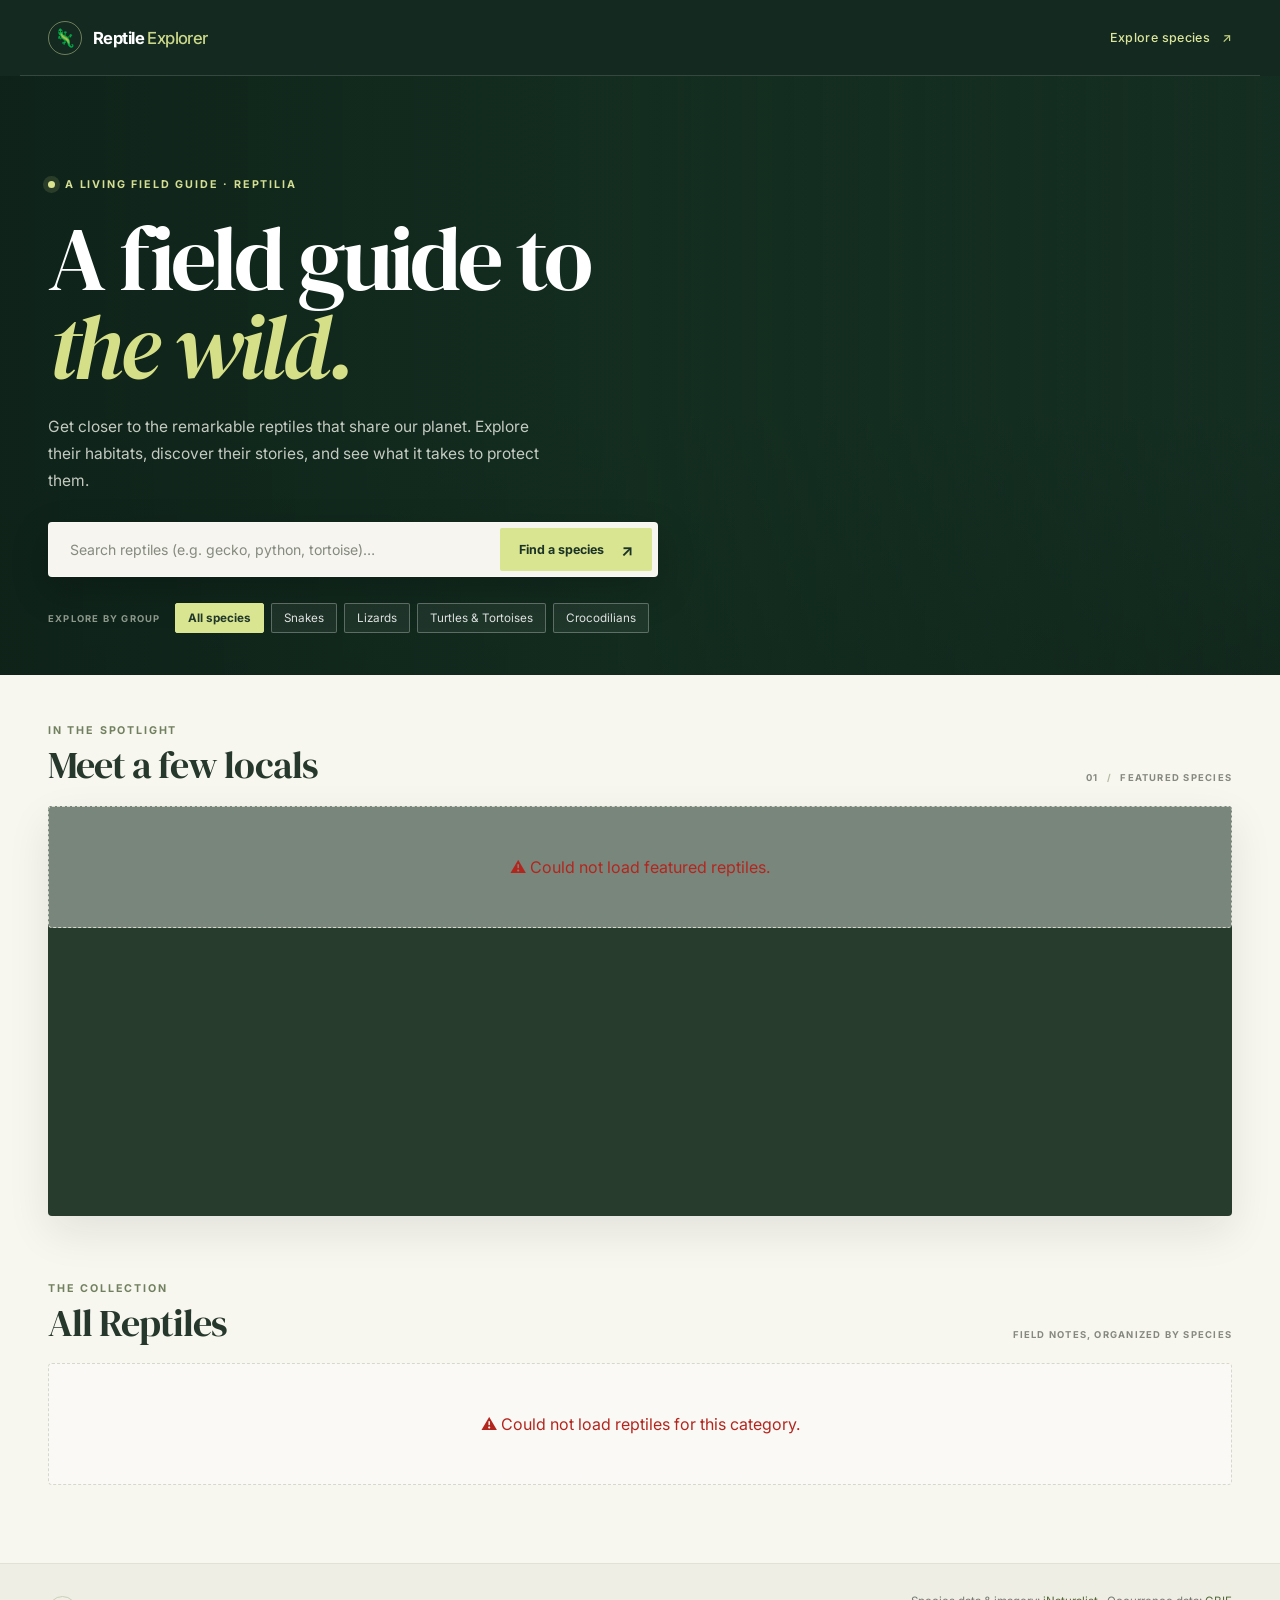
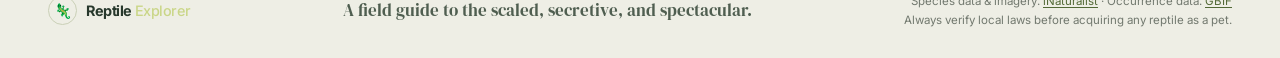
<file: index.html>
<!DOCTYPE html>
<html lang="en">
<head>
<meta charset="UTF-8">
<meta name="viewport" content="width=device-width, initial-scale=1.0">
<title>Reptile Explorer</title>
<meta name="description" content="Discover reptiles from around the world — their habitats, native ranges, conservation status, and what it means to keep them as pets.">
<link rel="icon" type="image/svg+xml" href="assets/icon.svg">
<link rel="stylesheet" href="css/style.css">
</head>
<body>

<header class="site-header">
  <div class="nav-bar">
    <a href="#/browse" class="brand"><span class="logo-emoji">🦎</span><span>Reptile <b>Explorer</b></span></a>
    <button class="nav-toggle" aria-label="Toggle navigation" aria-expanded="false">☰</button>
    <nav class="nav-links" aria-label="Main navigation">
      <a href="#/browse" data-route="browse">Explore species <span aria-hidden="true">↗</span></a>
    </nav>
  </div>

  <div class="hero">
    <div class="container">
      <p class="eyebrow"><span></span> A LIVING FIELD GUIDE · REPTILIA</p>
      <h1>A field guide to<br><em>the wild.</em></h1>
      <p class="tagline">Get closer to the remarkable reptiles that share our planet. Explore their habitats, discover their stories, and see what it takes to protect them.</p>

      <form id="search-form" class="search-form" role="search">
        <input id="search-input" type="search" name="q" placeholder="Search reptiles (e.g. gecko, python, tortoise)…" aria-label="Search reptiles">
        <button type="submit">Find a species <span aria-hidden="true">↗</span></button>
      </form>

      <div class="category-filters" role="group" aria-label="Filter by reptile group">
        <span class="filter-label">EXPLORE BY GROUP</span>
        <button class="chip active" data-category="all">All species</button>
        <button class="chip" data-category="snakes">Snakes</button>
        <button class="chip" data-category="lizards">Lizards</button>
        <button class="chip" data-category="turtles">Turtles &amp; Tortoises</button>
        <button class="chip" data-category="crocodilians">Crocodilians</button>
      </div>
    </div>
  </div>
</header>

<main>

  <!-- ===== Browse view ===== -->
  <section id="view-browse" class="container">
    <div class="section">
      <div class="section-heading">
        <div>
          <p class="eyebrow">IN THE SPOTLIGHT</p>
          <h2>Meet a few locals</h2>
        </div>
        <span class="section-aside">01 <i>/</i> FEATURED SPECIES</span>
      </div>
      <div id="carousel" class="carousel"></div>
    </div>
    <div class="section">
      <div class="section-heading">
        <div>
          <p class="eyebrow">THE COLLECTION</p>
          <h2 id="browse-heading">All Reptiles</h2>
        </div>
        <span class="section-aside">FIELD NOTES, ORGANIZED BY SPECIES</span>
      </div>
      <div id="browse-grid" class="card-grid"></div>
    </div>
  </section>

  <!-- ===== Search results view ===== -->
  <section id="view-search" class="container" hidden>
    <div class="section">
      <p class="eyebrow">SPECIES INDEX</p>
      <p id="results-heading" class="results-heading"></p>
      <div id="search-grid" class="card-grid"></div>
    </div>
  </section>

  <!-- ===== Details view ===== -->
  <section id="view-details" hidden>
    <div class="details-hero">
      <div class="container">
        <div class="details-grid">
          <div class="detail-image-slot"></div>
          <div class="detail-heading" id="detail-hero"></div>
        </div>
      </div>
    </div>
    <div class="container">
      <div id="detail-info" class="info-cards"></div>
    </div>
  </section>

</main>

<footer class="site-footer">
  <div class="container">
    <div class="footer-brand"><span class="logo-emoji" aria-hidden="true">🦎</span><span>Reptile <b>Explorer</b></span></div>
    <p>A field guide to the scaled, secretive, and spectacular.</p>
    <p class="footer-note">Species data &amp; imagery: <a href="https://www.inaturalist.org/" target="_blank" rel="noopener">iNaturalist</a> · Occurrence data: <a href="https://www.gbif.org/" target="_blank" rel="noopener">GBIF</a><br>Always verify local laws before acquiring any reptile as a pet.</p>
  </div>
</footer>

<script src="js/api.js"></script>
<script src="js/navigation.js"></script>
<script src="js/search.js"></script>
<script src="js/display.js"></script>
<script src="js/details.js"></script>
<script src="js/main.js"></script>
</body>
</html>
</file>
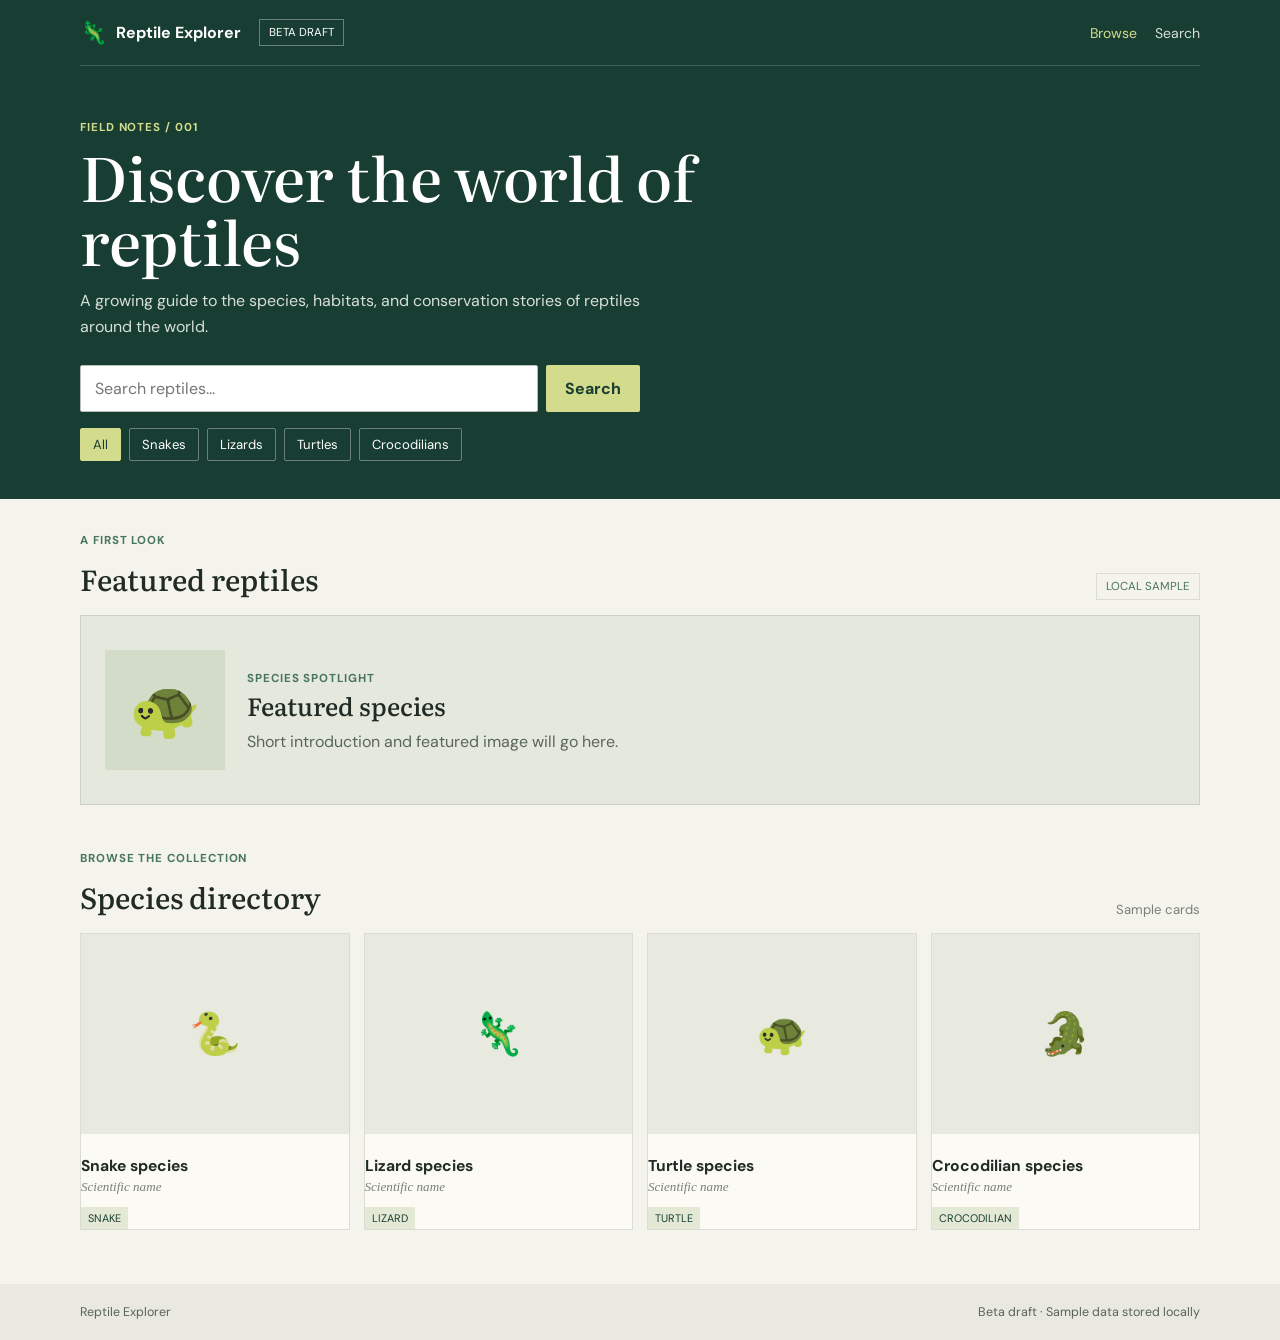
<file: beta/index.html>
<!DOCTYPE html>
<html lang="en">
<head>
  <meta charset="UTF-8">
  <meta name="viewport" content="width=device-width, initial-scale=1.0">
  <title>Reptile Explorer | Beta</title>
  <link rel="icon" type="image/svg+xml" href="../assets/icon.svg">
  <link rel="stylesheet" href="style.css">
</head>
<body>
  <header class="site-header">
    <nav class="nav-bar" aria-label="Main navigation">
      <a class="brand" href="index.html"><span aria-hidden="true">&#129422;</span> Reptile Explorer</a>
      <span class="beta-label">Beta draft</span>
      <div class="nav-links">
        <a class="active" href="index.html">Browse</a>
        <a href="search.html">Search</a>
      </div>
    </nav>
    <div class="hero">
      <div class="container">
        <p class="eyebrow">FIELD NOTES / 001</p>
        <h1>Discover the world of reptiles</h1>
        <p class="tagline">A growing guide to the species, habitats, and conservation stories of reptiles around the world.</p>
        <form class="search-form" action="search.html" method="get" role="search">
          <input type="search" name="q" placeholder="Search reptiles..." aria-label="Search reptiles" required>
          <button type="submit">Search</button>
        </form>
        <div class="category-filters" aria-label="Reptile groups">
          <a class="chip active" href="#species-directory">All</a>
          <a class="chip" href="#snakes">Snakes</a>
          <a class="chip" href="#lizards">Lizards</a>
          <a class="chip" href="#turtles">Turtles</a>
          <a class="chip" href="#crocodilians">Crocodilians</a>
        </div>
      </div>
    </div>
  </header>

  <main class="container">
    <section class="section" id="featured-section" aria-labelledby="featured-heading">
      <div class="section-heading">
        <div>
          <p class="eyebrow">A FIRST LOOK</p>
          <h2 id="featured-heading">Featured reptiles</h2>
        </div>
        <span class="coming-soon">Local sample</span>
      </div>
      <a class="featured-card" href="details.html">
        <span class="featured-icon" aria-hidden="true">&#128034;</span>
        <span class="featured-copy">
          <span class="eyebrow">SPECIES SPOTLIGHT</span>
          <h3>Featured species</h3>
          <p>Short introduction and featured image will go here.</p>
        </span>
      </a>
    </section>

    <section class="section species-section" id="species-directory" aria-labelledby="species-heading">
      <div class="section-heading">
        <div>
          <p class="eyebrow">BROWSE THE COLLECTION</p>
          <h2 id="species-heading">Species directory</h2>
        </div>
        <span class="muted">Sample cards</span>
      </div>
      <div class="card-grid">
        <a class="species-card" id="snakes" href="details.html">
          <span class="card-image" aria-hidden="true"><span>&#128013;</span></span>
          <span class="card-copy"><h3>Snake species</h3><span class="scientific-name">Scientific name</span><span class="card-category">Snake</span></span>
        </a>
        <a class="species-card" id="lizards" href="details.html">
          <span class="card-image" aria-hidden="true"><span>&#129422;</span></span>
          <span class="card-copy"><h3>Lizard species</h3><span class="scientific-name">Scientific name</span><span class="card-category">Lizard</span></span>
        </a>
        <a class="species-card" id="turtles" href="details.html">
          <span class="card-image" aria-hidden="true"><span>&#128034;</span></span>
          <span class="card-copy"><h3>Turtle species</h3><span class="scientific-name">Scientific name</span><span class="card-category">Turtle</span></span>
        </a>
        <a class="species-card" id="crocodilians" href="details.html">
          <span class="card-image" aria-hidden="true"><span>&#128010;</span></span>
          <span class="card-copy"><h3>Crocodilian species</h3><span class="scientific-name">Scientific name</span><span class="card-category">Crocodilian</span></span>
        </a>
      </div>
    </section>
  </main>

  <footer class="site-footer">
    <div class="container"><span>Reptile Explorer</span><span>Beta draft · Sample data stored locally</span></div>
  </footer>
</body>
</html>
</file>
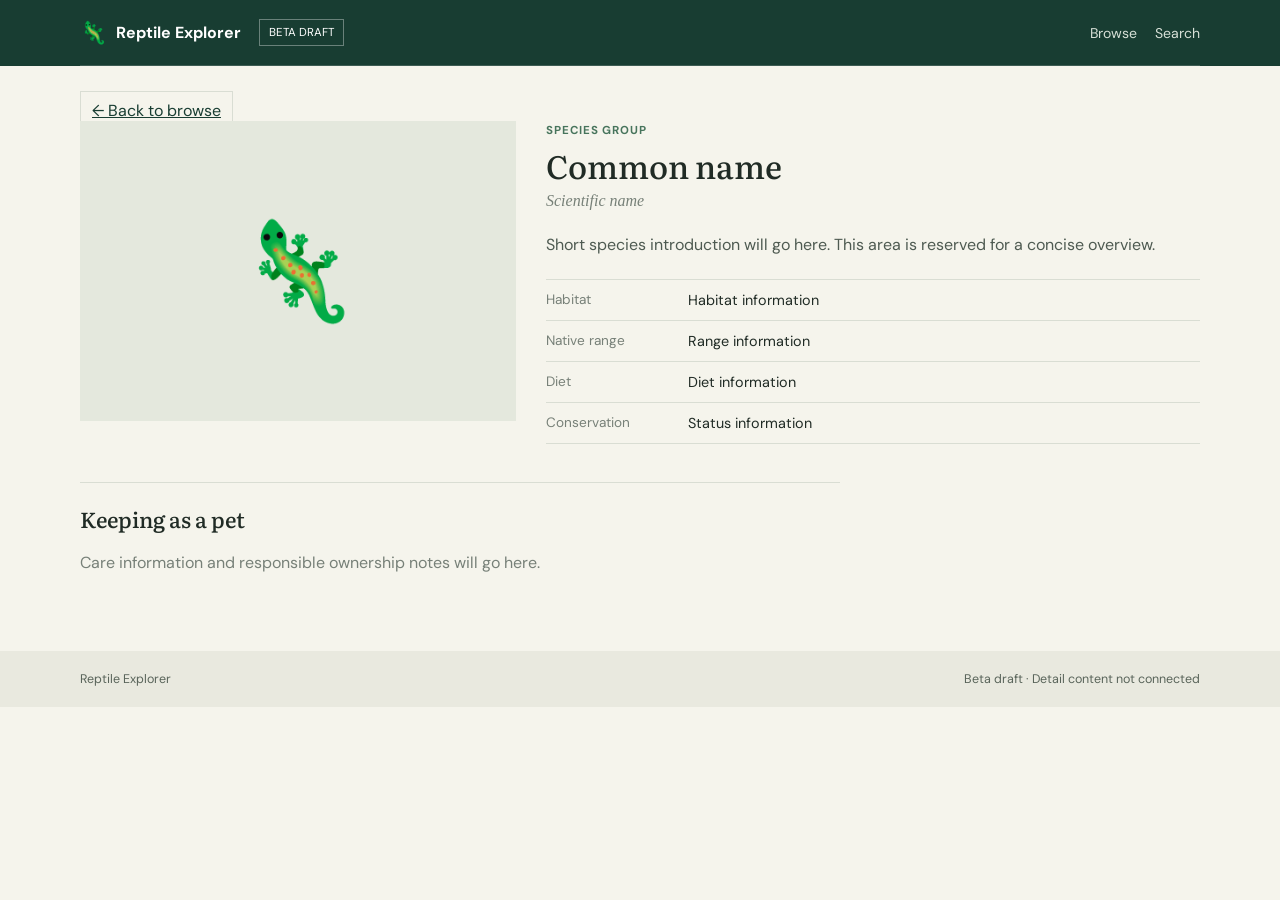
<file: details.html>
<!DOCTYPE html>
<html lang="en">
<head>
  <meta charset="UTF-8">
  <meta name="viewport" content="width=device-width, initial-scale=1.0">
  <title>Species detail | Reptile Explorer Beta</title>
  <link rel="icon" type="image/svg+xml" href="../assets/icon.svg">
  <link rel="stylesheet" href="style.css">
</head>
<body>
  <header class="site-header">
    <nav class="nav-bar" aria-label="Main navigation">
      <a class="brand" href="index.html"><span aria-hidden="true">&#129422;</span> Reptile Explorer</a>
      <span class="beta-label">Beta draft</span>
      <div class="nav-links"><a href="index.html">Browse</a><a href="search.html">Search</a></div>
    </nav>
  </header>

  <main class="container">
    <section class="section details-view" aria-labelledby="detail-name">
      <a class="back-button" href="index.html">&larr; Back to browse</a>
      <div class="detail-layout">
        <div class="detail-art" role="img" aria-label="Reptile image placeholder">&#129422;</div>
        <div class="detail-copy">
          <p class="eyebrow">SPECIES GROUP</p>
          <h1 id="detail-name">Common name</h1>
          <p class="scientific-name">Scientific name</p>
          <p class="detail-intro">Short species introduction will go here. This area is reserved for a concise overview.</p>
          <dl class="detail-facts">
            <div><dt>Habitat</dt><dd>Habitat information</dd></div>
            <div><dt>Native range</dt><dd>Range information</dd></div>
            <div><dt>Diet</dt><dd>Diet information</dd></div>
            <div><dt>Conservation</dt><dd>Status information</dd></div>
          </dl>
        </div>
      </div>
      <section class="detail-section">
        <h2>Keeping as a pet</h2>
        <p>Care information and responsible ownership notes will go here.</p>
      </section>
    </section>
  </main>

  <footer class="site-footer"><div class="container"><span>Reptile Explorer</span><span>Beta draft · Detail content not connected</span></div></footer>
</body>
</html>
</file>
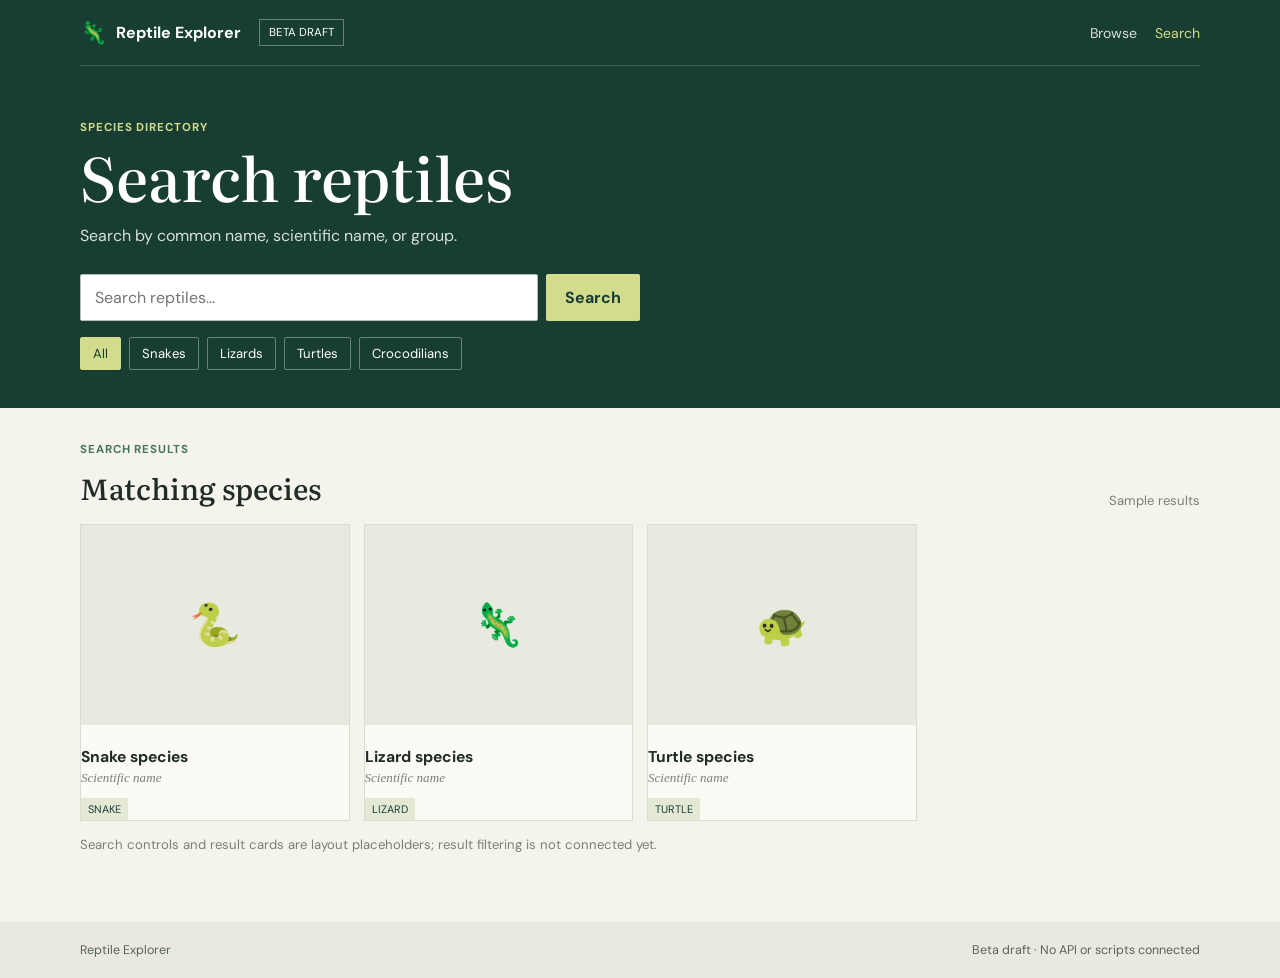
<file: search.html>
<!DOCTYPE html>
<html lang="en">
<head>
  <meta charset="UTF-8">
  <meta name="viewport" content="width=device-width, initial-scale=1.0">
  <title>Search | Reptile Explorer Beta</title>
  <link rel="icon" type="image/svg+xml" href="../assets/icon.svg">
  <link rel="stylesheet" href="style.css">
</head>
<body>
  <header class="site-header">
    <nav class="nav-bar" aria-label="Main navigation">
      <a class="brand" href="index.html"><span aria-hidden="true">&#129422;</span> Reptile Explorer</a>
      <span class="beta-label">Beta draft</span>
      <div class="nav-links"><a href="index.html">Browse</a><a class="active" href="search.html">Search</a></div>
    </nav>
    <div class="hero">
      <div class="container">
        <p class="eyebrow">SPECIES DIRECTORY</p>
        <h1>Search reptiles</h1>
        <p class="tagline">Search by common name, scientific name, or group.</p>
        <form class="search-form" action="search.html" method="get" role="search">
          <input type="search" name="q" placeholder="Search reptiles..." aria-label="Search reptiles" required>
          <button type="submit">Search</button>
        </form>
        <div class="category-filters" aria-label="Reptile groups">
          <a class="chip active" href="search.html">All</a>
          <a class="chip" href="search.html?group=snakes">Snakes</a>
          <a class="chip" href="search.html?group=lizards">Lizards</a>
          <a class="chip" href="search.html?group=turtles">Turtles</a>
          <a class="chip" href="search.html?group=crocodilians">Crocodilians</a>
        </div>
      </div>
    </div>
  </header>

  <main class="container">
    <section class="section species-section" aria-labelledby="results-heading">
      <div class="section-heading">
        <div><p class="eyebrow">SEARCH RESULTS</p><h2 id="results-heading">Matching species</h2></div>
        <span class="muted">Sample results</span>
      </div>
      <div class="card-grid">
        <a class="species-card" href="details.html">
          <span class="card-image" aria-hidden="true"><span>&#128013;</span></span>
          <span class="card-copy"><h3>Snake species</h3><span class="scientific-name">Scientific name</span><span class="card-category">Snake</span></span>
        </a>
        <a class="species-card" href="details.html">
          <span class="card-image" aria-hidden="true"><span>&#129422;</span></span>
          <span class="card-copy"><h3>Lizard species</h3><span class="scientific-name">Scientific name</span><span class="card-category">Lizard</span></span>
        </a>
        <a class="species-card" href="details.html">
          <span class="card-image" aria-hidden="true"><span>&#128034;</span></span>
          <span class="card-copy"><h3>Turtle species</h3><span class="scientific-name">Scientific name</span><span class="card-category">Turtle</span></span>
        </a>
      </div>
      <p class="muted prototype-note">Search controls and result cards are layout placeholders; result filtering is not connected yet.</p>
    </section>
  </main>

  <footer class="site-footer"><div class="container"><span>Reptile Explorer</span><span>Beta draft · No API or scripts connected</span></div></footer>
</body>
</html>
</file>
<file: css/style.css>
/* ===== Reptile Explorer — shared styles (mobile-first) ===== */
@import url('https://fonts.googleapis.com/css2?family=DM+Serif+Display:ital@0;1&family=Inter:wght@400;500;600;700&display=swap');

:root {
  --green-dark: #14532d;
  --green: #1f7a43;
  --green-light: #4caf7d;
  --gold: #d4a017;
  --gold-light: #f0c33c;
  --gold-dark: #a97c0d;
  --white: #ffffff;
  --ink: #1c2621;
  --muted: #5c6b63;
  --border: #d9e6dd;
  --card-bg: #ffffff;
  --danger: #b3261e;
  --radius: 16px;
  --shadow: 0 4px 14px rgba(20, 83, 45, 0.1);
  --max-width: 1180px;
}

* { box-sizing: border-box; }

html, body {
  margin: 0;
  padding: 0;
  font-family: 'Poppins', 'Inter', 'Segoe UI', Roboto, Helvetica, Arial, sans-serif;
  background: var(--white);
  color: var(--ink);
  scroll-behavior: smooth;
}

img { max-width: 100%; display: block; }

a { color: inherit; text-decoration: none; }

button, input { font-family: inherit; }

.container {
  width: 100%;
  max-width: var(--max-width);
  margin: 0 auto;
  padding: 0 16px;
}

/* ---------- Header / Nav ---------- */
.site-header {
  background: var(--green-dark);
  color: #fff;
  position: sticky;
  top: 0;
  z-index: 50;
  box-shadow: var(--shadow);
}

.nav-bar {
  display: flex;
  align-items: center;
  justify-content: space-between;
  padding: 12px 16px;
  max-width: var(--max-width);
  margin: 0 auto;
}

.brand {
  display: flex;
  align-items: center;
  gap: 8px;
  font-size: 1.25rem;
  font-weight: 700;
  color: #fff;
}

.brand .logo-emoji { font-size: 1.6rem; }

.nav-toggle {
  background: none;
  border: 1px solid rgba(255,255,255,0.4);
  color: #fff;
  font-size: 1.3rem;
  line-height: 1;
  padding: 6px 10px;
  border-radius: 8px;
  cursor: pointer;
  display: inline-flex;
}

.nav-links {
  position: absolute;
  top: 100%;
  left: 0;
  right: 0;
  background: var(--green-dark);
  flex-direction: column;
  display: none;
  padding: 8px 16px 16px;
  gap: 4px;
}

.nav-links.open { display: flex; }

.nav-links a {
  padding: 10px 6px;
  border-radius: 8px;
  color: #eafaf1;
  font-weight: 500;
}

.nav-links a:hover, .nav-links a:focus { background: rgba(255,255,255,0.08); }
.nav-links a.active { color: var(--gold-light); }

@media (min-width: 800px) {
  .nav-toggle { display: none; }
  .nav-links {
    position: static;
    display: flex;
    flex-direction: row;
    background: none;
    padding: 0;
    gap: 6px;
  }
}

/* ---------- Hero / Search ---------- */
.hero {
  background: linear-gradient(135deg, var(--green-dark), var(--green));
  color: #fff;
  padding: 28px 0 36px;
}

.hero h1 {
  margin: 0 0 6px;
  font-size: 1.6rem;
}

.hero p.tagline {
  margin: 0 0 20px;
  color: #d9f2e3;
  max-width: 60ch;
}

.search-form {
  display: flex;
  gap: 8px;
  max-width: 560px;
}

.search-form input[type="search"] {
  flex: 1;
  padding: 12px 14px;
  border-radius: 999px;
  border: none;
  font-size: 1rem;
  outline: none;
}

.search-form button {
  background: var(--gold);
  color: var(--green-dark);
  border: none;
  padding: 12px 20px;
  border-radius: 999px;
  font-weight: 700;
  cursor: pointer;
  transition: transform .15s ease, background .15s ease;
}

.search-form button:hover { background: var(--gold-light); transform: translateY(-1px); }

/* ---------- Category filters ---------- */
.category-filters {
  display: flex;
  flex-wrap: wrap;
  gap: 8px;
  margin: 20px 0 0;
}

.chip {
  background: rgba(255,255,255,0.14);
  border: 1px solid rgba(255,255,255,0.35);
  color: #fff;
  padding: 8px 14px;
  border-radius: 999px;
  font-size: 0.9rem;
  cursor: pointer;
  white-space: nowrap;
}

.chip.active, .chip:hover {
  background: var(--gold);
  color: var(--green-dark);
  border-color: transparent;
  font-weight: 600;
}

/* ---------- Section titles ---------- */
.section {
  padding: 28px 0;
}

.section h2 {
  font-size: 1.3rem;
  margin: 0 0 14px;
  color: var(--green-dark);
}

/* ---------- Carousel / roundabout ---------- */
.carousel {
  position: relative;
  border-radius: var(--radius);
  overflow: hidden;
  box-shadow: var(--shadow);
  background: #000;
  height: 220px;
}

.carousel-track {
  display: flex;
  height: 100%;
  transition: transform .5s ease;
}

.carousel-slide {
  min-width: 100%;
  height: 100%;
  position: relative;
}

.carousel-slide img {
  width: 100%;
  height: 100%;
  object-fit: cover;
}

.carousel-caption {
  position: absolute;
  left: 0; right: 0; bottom: 0;
  background: linear-gradient(transparent, rgba(0,0,0,0.75));
  color: #fff;
  padding: 26px 16px 10px;
  font-weight: 600;
}

.carousel-caption small {
  display: block;
  font-weight: 400;
  font-style: italic;
  opacity: 0.85;
}

.carousel-btn {
  position: absolute;
  top: 50%;
  transform: translateY(-50%);
  background: rgba(0,0,0,0.45);
  color: #fff;
  border: none;
  width: 38px;
  height: 38px;
  border-radius: 50%;
  font-size: 1.1rem;
  cursor: pointer;
  z-index: 5;
}

.carousel-btn.prev { left: 10px; }
.carousel-btn.next { right: 10px; }

.carousel-dots {
  position: absolute;
  bottom: 8px;
  right: 12px;
  display: flex;
  gap: 6px;
  z-index: 5;
}

.carousel-dots button {
  width: 8px; height: 8px;
  border-radius: 50%;
  border: none;
  background: rgba(255,255,255,0.5);
  cursor: pointer;
  padding: 0;
}

.carousel-dots button.active { background: #fff; }

@media (min-width: 700px) {
  .carousel { height: 320px; }
}

/* ---------- Card grid ---------- */
.card-grid {
  display: grid;
  grid-template-columns: repeat(2, 1fr);
  gap: 14px;
}

@media (min-width: 620px) {
  .card-grid { grid-template-columns: repeat(3, 1fr); }
}

@media (min-width: 900px) {
  .card-grid { grid-template-columns: repeat(4, 1fr); }
}

@media (min-width: 1150px) {
  .card-grid { grid-template-columns: repeat(5, 1fr); }
}

.reptile-card {
  background: var(--card-bg);
  border-radius: var(--radius);
  overflow: hidden;
  border: 1px solid var(--border);
  box-shadow: var(--shadow);
  display: block;
  cursor: pointer;
  transition: transform .15s ease, box-shadow .15s ease, border-color .15s ease;
}

.reptile-card:hover, .reptile-card:focus {
  transform: translateY(-3px);
  border-color: var(--gold);
  box-shadow: 0 10px 20px rgba(20,83,45,0.16);
}

.reptile-card .thumb {
  width: 100%;
  aspect-ratio: 4 / 3;
  object-fit: cover;
  background: #ddd;
}

.reptile-card .info {
  padding: 10px 12px 14px;
}

.reptile-card .common-name {
  font-weight: 700;
  font-size: 0.95rem;
  margin: 0 0 2px;
  color: var(--green-dark);
}

.reptile-card .sci-name {
  font-style: italic;
  font-size: 0.8rem;
  color: var(--muted);
  margin: 0;
}

.reptile-card .taxon-badge {
  display: inline-block;
  margin-top: 6px;
  font-size: 0.68rem;
  text-transform: uppercase;
  letter-spacing: 0.03em;
  background: var(--gold-light);
  color: var(--green-dark);
  padding: 2px 8px;
  border-radius: 999px;
}

/* ---------- Loading / empty / error states ---------- */
.status-msg {
  padding: 30px 10px;
  text-align: center;
  color: var(--muted);
}

.status-msg.error { color: var(--danger); }

.spinner {
  width: 34px; height: 34px;
  border: 4px solid #cfe3d7;
  border-top-color: var(--green);
  border-radius: 50%;
  margin: 0 auto 10px;
  animation: spin 0.8s linear infinite;
}

@keyframes spin { to { transform: rotate(360deg); } }

/* ---------- Search results page ---------- */
.results-heading {
  font-size: 1.1rem;
  color: var(--muted);
  margin-bottom: 18px;
}

.results-heading strong { color: var(--green-dark); }

/* ---------- Details page ---------- */
.details-hero {
  background: #10281f;
}

.details-grid {
  display: grid;
  grid-template-columns: 1fr;
  gap: 22px;
  padding: 20px 0 8px;
}

@media (min-width: 860px) {
  .details-grid { grid-template-columns: 1.1fr 1fr; align-items: start; }
}

.detail-image-wrap {
  border-radius: var(--radius);
  overflow: hidden;
  box-shadow: var(--shadow);
  background: #000;
}

.detail-image-wrap img {
  width: 100%;
  max-height: 460px;
  object-fit: cover;
}

.photo-strip {
  display: flex;
  gap: 8px;
  margin-top: 8px;
  overflow-x: auto;
  padding-bottom: 4px;
}

.photo-strip img {
  width: 72px;
  height: 72px;
  object-fit: cover;
  border-radius: 8px;
  cursor: pointer;
  border: 2px solid transparent;
  flex-shrink: 0;
}

.photo-strip img.active { border-color: var(--gold); }

.detail-heading .back-link {
  display: inline-block;
  margin-bottom: 10px;
  color: var(--gold-light);
  font-weight: 600;
}

.detail-heading h1 {
  margin: 0 0 4px;
  font-size: 1.7rem;
  color: #fff;
}

.detail-heading .sci-name {
  font-style: italic;
  color: #cfe9db;
  margin: 0 0 12px;
}

.breadcrumbs {
  font-size: 0.85rem;
  color: #bcd9c8;
  margin-bottom: 6px;
  flex-wrap: wrap;
  display: flex;
  gap: 4px;
}

.breadcrumbs span:not(:last-child)::after { content: "›"; margin-left: 6px; color: #7fae94; }

.info-cards {
  display: flex;
  flex-direction: column;
  gap: 16px;
  padding: 20px 0 40px;
}

.info-card {
  background: var(--card-bg);
  border-radius: var(--radius);
  border: 1px solid var(--border);
  box-shadow: var(--shadow);
  padding: 18px 20px;
}

.info-card h3 {
  margin: 0 0 10px;
  color: var(--green-dark);
  font-size: 1.05rem;
  display: flex;
  align-items: center;
  gap: 8px;
}

.info-card p, .info-card li { line-height: 1.55; color: #33413a; }

.conservation-badge {
  display: inline-block;
  padding: 4px 12px;
  border-radius: 999px;
  font-weight: 700;
  font-size: 0.8rem;
  margin-bottom: 10px;
}

.cons-LC { background: #d8f3dc; color: #1b4332; }
.cons-NT { background: #fff3bf; color: #7c5c00; }
.cons-VU { background: #ffe0b2; color: #8a4b00; }
.cons-EN { background: #ffd0c2; color: #942c1a; }
.cons-CR { background: #ffb3b3; color: #7a0e0e; }
.cons-EX, .cons-EW { background: #444; color: #fff; }
.cons-unknown { background: #e5e5e5; color: #555; }

.source-note {
  font-size: 0.78rem;
  color: var(--muted);
  margin-top: 8px;
}

.source-note a { text-decoration: underline; }

/* ---------- Footer ---------- */
.site-footer {
  background: var(--green-dark);
  color: #cfe9db;
  padding: 22px 0;
  font-size: 0.85rem;
  text-align: center;
  margin-top: 20px;
}

.site-footer a { text-decoration: underline; color: var(--gold-light); }

/* ---------- Field guide visual system ---------- */
:root {
  --green-dark: #142a21;
  --green: #254c39;
  --green-light: #b6c96d;
  --gold: #d5df83;
  --gold-light: #e8edb4;
  --ink: #202b24;
  --muted: #788077;
  --border: #e2e2d7;
  --card-bg: #fffefa;
  --radius: 5px;
  --shadow: 0 16px 44px rgba(25, 41, 31, .09);
  --max-width: 1240px;
}

html { background: #f7f6ef; }
body {
  background: #f7f6ef;
  color: var(--ink);
  font-family: 'Inter', 'Segoe UI', sans-serif;
  -webkit-font-smoothing: antialiased;
}
button, input { font: inherit; }
button { -webkit-tap-highlight-color: transparent; }
button:focus-visible, a:focus-visible, input:focus-visible {
  outline: 3px solid #c4d66b;
  outline-offset: 3px;
}
.container { max-width: var(--max-width); padding-right: 28px; padding-left: 28px; }

.site-header {
  position: relative;
  top: auto;
  background: var(--green-dark);
  box-shadow: none;
}
.nav-bar {
  min-height: 76px;
  padding: 0 28px;
  border-bottom: 1px solid rgba(255,255,255,.14);
}
.brand {
  gap: 11px;
  font-size: 1.04rem;
  letter-spacing: -.035em;
}
.brand b, .footer-brand b { font-weight: 500; color: #cad688; }
.brand .logo-emoji, .footer-brand .logo-emoji {
  display: grid;
  width: 34px;
  height: 34px;
  place-items: center;
  border: 1px solid rgba(218,229,158,.45);
  border-radius: 50%;
  font-size: 1.1rem;
}
.nav-links { gap: 20px; }
.nav-links a {
  padding: 9px 0;
  color: #d4dbd3;
  font-size: .78rem;
  letter-spacing: .03em;
}
.nav-links a span { padding-left: 8px; color: #c8d481; }
.nav-links a:hover, .nav-links a:focus { background: transparent; color: #fff; }
.nav-links a.active { color: #dce69a; }
.nav-toggle { border-color: rgba(255,255,255,.25); border-radius: 3px; }

.hero {
  position: relative;
  isolation: isolate;
  overflow: hidden;
  padding: clamp(64px, 8vw, 106px) 0 42px;
  background: #1a392a;
  color: #fff;
}
.hero::before {
  position: absolute;
  z-index: -2;
  inset: 0;
  background: url('https://images.unsplash.com/photo-1511497584788-876760111969?auto=format&fit=crop&w=2200&q=85') center 48% / cover;
  content: "";
  opacity: .47;
}
.hero::after {
  position: absolute;
  z-index: -1;
  inset: 0;
  background:
    linear-gradient(90deg, rgba(14,34,25,.96) 0%, rgba(18,43,30,.86) 48%, rgba(15,34,25,.5) 100%),
    linear-gradient(0deg, rgba(15,35,25,.58), transparent 44%);
  content: "";
}
.hero .container { position: relative; }
.hero .eyebrow, .eyebrow {
  margin: 0 0 14px;
  color: #71805f;
  font-size: .67rem;
  font-weight: 700;
  letter-spacing: .17em;
}
.hero .eyebrow {
  display: flex;
  align-items: center;
  gap: 10px;
  margin-bottom: 24px;
  color: #d5df94;
}
.hero .eyebrow span {
  width: 7px;
  height: 7px;
  border-radius: 50%;
  background: #dbe58f;
  box-shadow: 0 0 0 5px rgba(219,229,143,.13);
}
.hero h1 {
  max-width: 760px;
  margin: 0;
  font-family: 'DM Serif Display', Georgia, serif;
  font-size: clamp(3.2rem, 7vw, 6.3rem);
  font-weight: 400;
  letter-spacing: -.045em;
  line-height: .98;
}
.hero h1 em { color: #d5df88; font-weight: 400; }
.hero p.tagline {
  max-width: 500px;
  margin: 22px 0 28px;
  color: rgba(247,249,239,.78);
  font-size: .97rem;
  line-height: 1.75;
}
.search-form {
  max-width: 610px;
  gap: 0;
  padding: 5px;
  border: 1px solid rgba(255,255,255,.3);
  border-radius: 4px;
  background: rgba(251,250,244,.98);
  box-shadow: 0 14px 38px rgba(0,0,0,.2);
}
.search-form input[type="search"] {
  min-width: 0;
  padding: 13px 16px;
  border: 0;
  border-radius: 2px;
  background: transparent;
  color: #26362b;
  font-size: .88rem;
}
.search-form input[type="search"]::placeholder { color: #858b80; }
.search-form button {
  display: inline-flex;
  align-items: center;
  justify-content: center;
  gap: 17px;
  padding: 0 19px;
  border-radius: 2px;
  background: #d9e590;
  color: #1c3426;
  font-size: .78rem;
  font-weight: 700;
  white-space: nowrap;
}
.search-form button:hover { background: #e5edaa; }
.search-form button span { font-size: 1rem; }
.category-filters {
  align-items: center;
  gap: 7px;
  margin-top: 26px;
}
.filter-label {
  margin-right: 7px;
  color: rgba(240,244,229,.56);
  font-size: .59rem;
  font-weight: 700;
  letter-spacing: .13em;
}
.chip {
  padding: 7px 12px;
  border-color: rgba(255,255,255,.28);
  border-radius: 2px;
  background: rgba(255,255,255,.06);
  color: rgba(255,255,255,.86);
  font-size: .73rem;
  transition: color .18s ease, background .18s ease, border-color .18s ease;
}
.chip.active, .chip:hover {
  border-color: #d9e590;
  background: #d9e590;
  color: #203729;
  font-weight: 700;
}

main { min-height: 45vh; }
#view-browse, #view-search { padding-bottom: 50px; }
.section { padding: 49px 0 8px; }
.section + .section { padding-top: 58px; }
.section-heading {
  display: flex;
  align-items: end;
  justify-content: space-between;
  gap: 20px;
  margin-bottom: 19px;
}
.section .eyebrow { margin-bottom: 7px; }
.section h2 {
  margin: 0;
  color: #26382b;
  font-family: 'DM Serif Display', Georgia, serif;
  font-size: clamp(1.8rem, 3vw, 2.45rem);
  font-weight: 400;
  letter-spacing: -.025em;
  line-height: 1.1;
}
.section-aside {
  padding-bottom: 4px;
  color: #85897f;
  font-size: .59rem;
  font-weight: 700;
  letter-spacing: .13em;
  text-align: right;
}
.section-aside i { padding: 0 5px; color: #b3bba0; font-style: normal; }

.carousel {
  height: 280px;
  border-radius: 4px;
  background: #273c2c;
  box-shadow: var(--shadow);
}
.carousel-slide { cursor: pointer; }
.carousel-slide img { transition: transform .8s cubic-bezier(.2,.7,.2,1); }
.carousel-slide:hover img { transform: scale(1.025); }
.carousel-caption {
  padding: 70px 26px 23px;
  background: linear-gradient(0deg, rgba(12,23,16,.83), rgba(12,23,16,.04));
  font-family: 'DM Serif Display', Georgia, serif;
  font-size: clamp(1.45rem, 3vw, 2.05rem);
  font-weight: 400;
  line-height: 1.1;
}
.carousel-caption small {
  margin-top: 6px;
  color: rgba(255,255,255,.76);
  font-family: 'Inter', sans-serif;
  font-size: .74rem;
}
.carousel-btn {
  display: grid;
  width: 42px;
  height: 42px;
  place-items: center;
  border: 1px solid rgba(255,255,255,.42);
  background: rgba(20,36,26,.38);
  font-size: 1.45rem;
  transition: background .18s ease;
}
.carousel-btn:hover { background: rgba(20,36,26,.8); }
.carousel-btn.prev { left: 18px; }
.carousel-btn.next { right: 18px; }
.carousel-dots { right: 25px; bottom: 27px; }
.carousel-dots button { width: 7px; height: 7px; transition: transform .2s ease; }
.carousel-dots button.active { transform: scale(1.3); }

.card-grid { gap: 16px; }
.reptile-card {
  min-width: 0;
  padding: 0;
  border: 1px solid #e5e4da;
  border-radius: 4px;
  background: var(--card-bg);
  box-shadow: 0 4px 15px rgba(32,43,36,.035);
  text-align: left;
  transition: transform .25s ease, box-shadow .25s ease, border-color .25s ease;
}
.reptile-card:hover, .reptile-card:focus-visible {
  transform: translateY(-5px);
  border-color: #c2ca9f;
  box-shadow: 0 18px 32px rgba(32,43,36,.12);
}
.reptile-card .thumb { aspect-ratio: 1.24 / 1; background: #e5e8da; }
.reptile-card .info { padding: 14px 15px 16px; }
.reptile-card .common-name {
  margin: 0 0 4px;
  color: #26382b;
  font-family: 'DM Serif Display', Georgia, serif;
  font-size: 1.13rem;
  font-weight: 400;
  line-height: 1.2;
}
.reptile-card .sci-name { color: #858b80; font-size: .74rem; }
.reptile-card .taxon-badge {
  margin-top: 12px;
  padding: 5px 8px;
  border: 1px solid #e0e5cf;
  border-radius: 2px;
  background: #f0f2e5;
  color: #657149;
  font-size: .57rem;
  font-weight: 700;
  letter-spacing: .1em;
}

.status-msg {
  grid-column: 1 / -1;
  padding: 50px 20px;
  border: 1px dashed #d5d8cb;
  border-radius: 4px;
  color: #798074;
  background: rgba(255,255,255,.38);
}
.status-msg.error { color: var(--danger); }
.spinner { border-color: #e4e8d5; border-top-color: #738343; }
.results-heading {
  margin: 5px 0 24px;
  color: #777f75;
  font-family: 'DM Serif Display', Georgia, serif;
  font-size: 1.7rem;
}
.results-heading strong { color: #26382b; font-weight: 400; }

.details-hero { background: #172d23; }
body.detail-mode .hero { display: none; }
.details-grid {
  grid-template-columns: minmax(0, 1.05fr) minmax(0, .95fr);
  align-items: center;
  gap: clamp(28px, 5vw, 68px);
  padding: 46px 0;
}
.details-grid > *, .detail-image-slot, .detail-heading { min-width: 0; }
.detail-image-wrap {
  width: 100%;
  border: 1px solid rgba(255,255,255,.12);
  border-radius: 4px;
  box-shadow: 0 20px 60px rgba(0,0,0,.24);
}
.detail-image-wrap img { width: 100%; max-height: 480px; min-height: 280px; object-fit: cover; }
.photo-strip { gap: 9px; margin-top: 10px; }
.photo-strip img { border-radius: 3px; }
.photo-strip img.active { border-color: #d9e590; }
.detail-heading .back-link {
  display: inline-block;
  margin: 0 0 34px;
  color: #c9d49a;
  font-size: .73rem;
  letter-spacing: .025em;
}
.detail-heading .back-link:hover { color: #fff; }
.breadcrumbs {
  margin-bottom: 17px;
  color: rgba(239,243,229,.54);
  font-size: .65rem;
  letter-spacing: .035em;
}
.breadcrumbs span:not(:last-child)::after { color: #aab783; }
.detail-heading h1 {
  margin: 0 0 9px;
  color: #f9f7ed;
  font-family: 'DM Serif Display', Georgia, serif;
  font-size: clamp(2.65rem, 5vw, 4.65rem);
  font-weight: 400;
  letter-spacing: -.035em;
  line-height: 1;
}
.detail-heading .sci-name { color: #c4ceaa; font-size: 1rem; }
.info-cards {
  display: grid;
  grid-template-columns: repeat(2, minmax(0, 1fr));
  gap: 16px;
  padding: 32px 0 58px;
}
.info-card {
  padding: 23px 24px;
  border: 1px solid #e3e2d7;
  border-radius: 4px;
  background: #fffefa;
  box-shadow: 0 6px 22px rgba(35,44,37,.045);
}
.info-card h3 {
  margin: 0 0 13px;
  color: #2b3d30;
  font-family: 'DM Serif Display', Georgia, serif;
  font-size: 1.3rem;
  font-weight: 400;
}
.info-card p, .info-card li { color: #606a5e; font-size: .86rem; line-height: 1.75; }
.info-card ul { padding-left: 20px; }
.info-card a, .source-note a { color: #526936; text-decoration: underline; text-underline-offset: 3px; }
.conservation-badge {
  padding: 7px 11px;
  border-radius: 2px;
  font-size: .65rem;
  font-weight: 700;
  letter-spacing: .07em;
  text-transform: uppercase;
}
.source-note { color: #92968c !important; font-size: .75rem !important; }

.site-footer {
  padding: 28px 0;
  border-top: 1px solid #e1e1d6;
  background: #eeeee5;
  color: #72796f;
}
.site-footer .container {
  display: grid;
  grid-template-columns: auto 1fr auto;
  align-items: center;
  gap: 24px;
  min-height: 0;
}
.footer-brand {
  display: flex;
  align-items: center;
  gap: 9px;
  color: #27382c;
  font-size: .9rem;
  font-weight: 700;
  letter-spacing: -.03em;
  white-space: nowrap;
}
.footer-brand .logo-emoji {
  width: 29px;
  height: 29px;
  border-color: #cad0b7;
  font-size: .9rem;
}
.site-footer p { margin: 0; font-size: .72rem; line-height: 1.65; }
.site-footer > .container > p:nth-child(2) { color: #4f5e50; font-family: 'DM Serif Display', Georgia, serif; font-size: 1.05rem; }
.site-footer .footer-note { text-align: right; }
.site-footer a { color: #526936; text-decoration: underline; text-underline-offset: 2px; }

@media (min-width: 700px) {
  .carousel { height: 410px; }
}
@media (min-width: 1150px) {
  .card-grid { grid-template-columns: repeat(4, minmax(0, 1fr)); gap: 20px; }
}
@media (max-width: 800px) {
  .nav-bar { padding-right: 22px; padding-left: 22px; }
  .details-grid { grid-template-columns: 1fr; }
  .detail-heading { grid-row: 1; }
  .detail-heading .back-link { margin-bottom: 22px; }
  .info-cards { grid-template-columns: 1fr 1fr; }
  .site-footer .container { grid-template-columns: 1fr auto; }
  .site-footer > .container > p:nth-child(2) { grid-column: 1 / -1; grid-row: 2; }
}
@media (max-width: 620px) {
  .container { padding-right: 20px; padding-left: 20px; }
  .nav-bar { min-height: 66px; padding-right: 20px; padding-left: 20px; }
  .hero { padding-top: 62px; }
  .hero::before { background-position: 58% center; }
  .hero::after { background: linear-gradient(90deg, rgba(14,34,25,.94), rgba(18,43,30,.76)); }
  .hero h1 { font-size: clamp(3.3rem, 14vw, 5rem); }
  .hero p.tagline { max-width: 38ch; font-size: .88rem; }
  .search-form { align-items: stretch; }
  .search-form input[type="search"] { padding: 12px 10px; font-size: .78rem; }
  .search-form button { gap: 7px; padding: 0 11px; font-size: .7rem; }
  .category-filters { gap: 6px; margin-top: 22px; }
  .filter-label { flex-basis: 100%; margin: 0 0 4px; }
  .chip { padding: 7px 9px; font-size: .68rem; }
  .section { padding-top: 38px; }
  .section + .section { padding-top: 45px; }
  .section-heading { align-items: start; }
  .section-aside { display: none; }
  .carousel { height: 250px; }
  .carousel-caption { padding: 55px 18px 21px; }
  .carousel-dots { right: 19px; bottom: 24px; }
  .card-grid { gap: 11px; }
  .reptile-card .info { padding: 11px 10px 13px; }
  .reptile-card .common-name { font-size: 1rem; }
  .reptile-card .taxon-badge { margin-top: 9px; }
  .info-cards { grid-template-columns: 1fr; padding-top: 24px; }
  .details-grid { padding-top: 30px; }
  .detail-heading h1 { font-size: 3.3rem; }
  .detail-image-wrap img { min-height: 220px; }
  .site-footer .container { grid-template-columns: 1fr; gap: 10px; }
  .site-footer > .container > p:nth-child(2) { grid-column: auto; grid-row: auto; }
  .site-footer .footer-note { text-align: left; }
}
@media (prefers-reduced-motion: reduce) {
  *, *::before, *::after {
    scroll-behavior: auto !important;
    animation-duration: .01ms !important;
    animation-iteration-count: 1 !important;
    transition-duration: .01ms !important;
  }
}
</file>
<file: beta/style.css>
@import url('https://fonts.googleapis.com/css2?family=DM+Sans:wght@400;500;600;700&family=Literata:opsz,wght@7..72,500;7..72,600&display=swap');

:root {
  color-scheme: light;
  --forest: #183d32;
  --leaf: #47745c;
  --lime: #d2dc8c;
  --paper: #f5f4ec;
  --ink: #202b25;
  --muted: #778078;
  --line: #d9ddd3;
}

* { box-sizing: border-box; }

body {
  margin: 0;
  background: var(--paper);
  color: var(--ink);
  font-family: 'DM Sans', sans-serif;
}

button, input { font: inherit; }

.container {
  width: min(1120px, calc(100% - 40px));
  margin: 0 auto;
}

.site-header { background: var(--forest); color: #fff; }

.nav-bar {
  width: min(1120px, calc(100% - 40px));
  min-height: 66px;
  margin: 0 auto;
  display: flex;
  align-items: center;
  justify-content: space-between;
  gap: 18px;
  border-bottom: 1px solid rgba(255, 255, 255, .16);
}

.brand {
  color: inherit;
  text-decoration: none;
  font-weight: 700;
  display: flex;
  align-items: center;
  gap: 9px;
}

.brand span { font-size: 1.35rem; }
.nav-links { display: flex; gap: 18px; margin-left: auto; }
.nav-links a { padding: 8px 0; color: #d7e0d7; text-decoration: none; font-size: .88rem; }
.nav-links a:hover, .nav-links a.active { color: var(--lime); }
.beta-label, .coming-soon {
  border: 1px solid rgba(255, 255, 255, .35);
  padding: 5px 9px;
  font-size: .72rem;
  text-transform: uppercase;
}

.hero { padding: 54px 0 38px; }
.eyebrow { margin: 0 0 9px; color: var(--leaf); font-size: .72rem; font-weight: 700; letter-spacing: .08em; }
.hero .eyebrow { color: var(--lime); }

h1, h2 { font-family: 'Literata', Georgia, serif; font-weight: 500; }
h1 { max-width: 680px; margin: 0; font-size: 3.8rem; line-height: 1.06; }
.tagline { max-width: 570px; color: #d7e0d7; line-height: 1.65; margin: 15px 0 24px; }

.search-form { display: flex; max-width: 560px; gap: 8px; }
.search-form input { min-width: 0; flex: 1; padding: 12px 14px; border: 1px solid #b6c0b5; border-radius: 2px; background: #fff; }
.search-form button { padding: 0 19px; border: 0; border-radius: 2px; background: var(--lime); color: var(--forest); font-weight: 700; }
.search-form button { cursor: pointer; }
.search-form button:hover { background: #e2e9b3; }

.category-filters { display: flex; flex-wrap: wrap; gap: 8px; margin-top: 16px; }
.chip { padding: 7px 12px; border: 1px solid rgba(255,255,255,.35); background: transparent; color: white; border-radius: 2px; font-size: .82rem; text-decoration: none; }
.chip.active { background: var(--lime); color: var(--forest); border-color: var(--lime); }
.chip { cursor: pointer; }
.chip:hover { border-color: var(--lime); }

.section { padding: 34px 0 12px; }
.section-heading { display: flex; align-items: end; justify-content: space-between; gap: 16px; margin-bottom: 15px; }
h2 { margin: 0; font-size: 1.8rem; }
.coming-soon { color: var(--leaf); border-color: var(--line); }
.muted { color: var(--muted); font-size: .82rem; }

.featured-card {
  width: 100%;
  min-height: 190px;
  padding: 24px;
  display: flex;
  align-items: center;
  gap: 22px;
  text-align: left;
  color: var(--ink);
  background: #e5e8dc;
  border: 1px solid #cbd2c5;
  cursor: pointer;
  text-decoration: none;
}
.featured-card:hover { border-color: var(--leaf); background: #e0e5d8; }
.featured-icon { flex: 0 0 120px; aspect-ratio: 1; display: grid; place-items: center; background: #d3dcc9; font-size: 3.6rem; }
.featured-copy .eyebrow { margin-bottom: 6px; }
.featured-copy h3 { margin: 0 0 6px; font: 500 1.55rem 'Literata', Georgia, serif; }
.featured-copy p { max-width: 56ch; margin: 0; color: #59675b; line-height: 1.5; }

.species-section { padding-bottom: 54px; }
.card-grid { display: grid; grid-template-columns: repeat(4, minmax(0, 1fr)); gap: 14px; }
.species-card { min-width: 0; display: block; padding: 0; text-align: left; color: inherit; background: #fbfaf5; border: 1px solid var(--line); text-decoration: none; }
.species-card:hover { border-color: var(--leaf); transform: translateY(-2px); }
.card-image { aspect-ratio: 4 / 3; display: grid; place-items: center; background: #e8e9df; color: #748273; }
.card-image span { font-size: 2.6rem; }
.card-copy { padding: 13px; }
.card-copy h3 { margin: 0 0 3px; font-size: .98rem; }
.scientific-name { display: block; margin: 0; color: var(--muted); font: italic .82rem Georgia, serif; }
.card-category { display: inline-block; margin-top: 12px; padding: 4px 7px; color: var(--forest); background: #e4e9d6; font-size: .68rem; text-transform: uppercase; }

.detail-layout { display: grid; grid-template-columns: minmax(220px, .8fr) 1.2fr; gap: 30px; align-items: start; }
.detail-art { min-height: 300px; display: grid; place-items: center; background: #e4e8dd; font-size: 6rem; }
.detail-copy h1 { margin-bottom: 5px; font-size: 2rem; }
.detail-copy .scientific-name { margin-bottom: 18px; font-size: 1rem; }
.detail-copy p { line-height: 1.65; }
.detail-intro { color: #4e5a51; }
.detail-section { max-width: 760px; margin-top: 38px; padding-top: 20px; border-top: 1px solid var(--line); }
.detail-section h2 { font-size: 1.35rem; }
.detail-section p, .prototype-note { color: var(--muted); line-height: 1.55; }
.detail-facts { margin: 20px 0 0; border-top: 1px solid var(--line); }
.detail-facts div { display: grid; grid-template-columns: 130px 1fr; gap: 12px; padding: 11px 0; border-bottom: 1px solid var(--line); }
.detail-facts dt { color: var(--muted); font-size: .85rem; }
.detail-facts dd { margin: 0; font-size: .9rem; }
.card-copy h3 { margin: 0 0 3px; font-size: .98rem; }
.scientific-name { margin: 0; color: var(--muted); font: italic .82rem Georgia, serif; }
.card-category { display: inline-block; margin-top: 12px; padding: 4px 7px; color: var(--forest); background: #e4e9d6; font-size: .68rem; text-transform: uppercase; }
.results-heading { margin: 0 0 14px; color: var(--muted); font-size: .9rem; }
.empty-state { grid-column: 1 / -1; padding: 28px; border: 1px dashed var(--line); color: var(--muted); text-align: center; }

.details-view { min-height: 52vh; padding-bottom: 60px; }
.back-button { margin-bottom: 22px; padding: 8px 11px; color: var(--forest); background: transparent; border: 1px solid var(--line); cursor: pointer; }
.back-button:hover { background: #e9e9df; }
.detail-layout { display: grid; grid-template-columns: minmax(220px, .8fr) 1.2fr; gap: 30px; align-items: start; }
.detail-art { min-height: 300px; display: grid; place-items: center; background: #e4e8dd; font-size: 6rem; }
.detail-copy h2 { margin-bottom: 5px; }
.detail-copy .scientific-name { margin-bottom: 18px; font-size: 1rem; }
.detail-copy p { line-height: 1.65; }
.detail-facts { margin: 20px 0 0; border-top: 1px solid var(--line); }
.detail-facts div { display: grid; grid-template-columns: 130px 1fr; gap: 12px; padding: 11px 0; border-bottom: 1px solid var(--line); }
.detail-facts dt { color: var(--muted); font-size: .85rem; }
.detail-facts dd { margin: 0; font-size: .9rem; }
body.detail-mode .hero { display: none; }

.site-footer { background: #e9e9df; color: #59645a; font-size: .78rem; }
.site-footer .container { min-height: 56px; display: flex; align-items: center; justify-content: space-between; gap: 12px; }

@media (max-width: 760px) {
  .card-grid { grid-template-columns: repeat(2, minmax(0, 1fr)); }
  .detail-layout { grid-template-columns: 1fr; }
  .detail-art { min-height: 220px; }
}

@media (max-width: 480px) {
  .container, .nav-bar { width: min(100% - 28px, 1120px); }
  .nav-bar { flex-wrap: wrap; padding: 12px 0; }
  .nav-links { order: 3; width: 100%; margin: 0; }
  .hero { padding-top: 40px; }
  h1 { font-size: 2.25rem; }
  .section-heading { align-items: start; flex-direction: column; gap: 7px; }
  .featured-card { align-items: start; flex-direction: column; padding: 16px; }
  .featured-icon { width: 100%; flex-basis: auto; aspect-ratio: 16 / 7; }
  .detail-facts div { grid-template-columns: 100px 1fr; }
  .site-footer .container { align-items: start; justify-content: center; flex-direction: column; padding: 13px 0; }
}
</file>
<file: style.css>
@import url('https://fonts.googleapis.com/css2?family=DM+Sans:wght@400;500;600;700&family=Literata:opsz,wght@7..72,500;7..72,600&display=swap');

:root {
  color-scheme: light;
  --forest: #183d32;
  --leaf: #47745c;
  --lime: #d2dc8c;
  --paper: #f5f4ec;
  --ink: #202b25;
  --muted: #778078;
  --line: #d9ddd3;
}

* { box-sizing: border-box; }

body {
  margin: 0;
  background: var(--paper);
  color: var(--ink);
  font-family: 'DM Sans', sans-serif;
}

button, input { font: inherit; }

.container {
  width: min(1120px, calc(100% - 40px));
  margin: 0 auto;
}

.site-header { background: var(--forest); color: #fff; }

.nav-bar {
  width: min(1120px, calc(100% - 40px));
  min-height: 66px;
  margin: 0 auto;
  display: flex;
  align-items: center;
  justify-content: space-between;
  gap: 18px;
  border-bottom: 1px solid rgba(255, 255, 255, .16);
}

.brand {
  color: inherit;
  text-decoration: none;
  font-weight: 700;
  display: flex;
  align-items: center;
  gap: 9px;
}

.brand span { font-size: 1.35rem; }
.nav-links { display: flex; gap: 18px; margin-left: auto; }
.nav-links a { padding: 8px 0; color: #d7e0d7; text-decoration: none; font-size: .88rem; }
.nav-links a:hover, .nav-links a.active { color: var(--lime); }
.beta-label, .coming-soon {
  border: 1px solid rgba(255, 255, 255, .35);
  padding: 5px 9px;
  font-size: .72rem;
  text-transform: uppercase;
}

.hero { padding: 54px 0 38px; }
.eyebrow { margin: 0 0 9px; color: var(--leaf); font-size: .72rem; font-weight: 700; letter-spacing: .08em; }
.hero .eyebrow { color: var(--lime); }

h1, h2 { font-family: 'Literata', Georgia, serif; font-weight: 500; }
h1 { max-width: 680px; margin: 0; font-size: 3.8rem; line-height: 1.06; }
.tagline { max-width: 570px; color: #d7e0d7; line-height: 1.65; margin: 15px 0 24px; }

.search-form { display: flex; max-width: 560px; gap: 8px; }
.search-form input { min-width: 0; flex: 1; padding: 12px 14px; border: 1px solid #b6c0b5; border-radius: 2px; background: #fff; }
.search-form button { padding: 0 19px; border: 0; border-radius: 2px; background: var(--lime); color: var(--forest); font-weight: 700; }
.search-form button { cursor: pointer; }
.search-form button:hover { background: #e2e9b3; }

.category-filters { display: flex; flex-wrap: wrap; gap: 8px; margin-top: 16px; }
.chip { padding: 7px 12px; border: 1px solid rgba(255,255,255,.35); background: transparent; color: white; border-radius: 2px; font-size: .82rem; text-decoration: none; }
.chip.active { background: var(--lime); color: var(--forest); border-color: var(--lime); }
.chip { cursor: pointer; }
.chip:hover { border-color: var(--lime); }

.section { padding: 34px 0 12px; }
.section-heading { display: flex; align-items: end; justify-content: space-between; gap: 16px; margin-bottom: 15px; }
h2 { margin: 0; font-size: 1.8rem; }
.coming-soon { color: var(--leaf); border-color: var(--line); }
.muted { color: var(--muted); font-size: .82rem; }

.featured-card {
  width: 100%;
  min-height: 190px;
  padding: 24px;
  display: flex;
  align-items: center;
  gap: 22px;
  text-align: left;
  color: var(--ink);
  background: #e5e8dc;
  border: 1px solid #cbd2c5;
  cursor: pointer;
  text-decoration: none;
}
.featured-card:hover { border-color: var(--leaf); background: #e0e5d8; }
.featured-icon { flex: 0 0 120px; aspect-ratio: 1; display: grid; place-items: center; background: #d3dcc9; font-size: 3.6rem; }
.featured-copy .eyebrow { margin-bottom: 6px; }
.featured-copy h3 { margin: 0 0 6px; font: 500 1.55rem 'Literata', Georgia, serif; }
.featured-copy p { max-width: 56ch; margin: 0; color: #59675b; line-height: 1.5; }

.species-section { padding-bottom: 54px; }
.card-grid { display: grid; grid-template-columns: repeat(4, minmax(0, 1fr)); gap: 14px; }
.species-card { min-width: 0; display: block; padding: 0; text-align: left; color: inherit; background: #fbfaf5; border: 1px solid var(--line); text-decoration: none; }
.species-card:hover { border-color: var(--leaf); transform: translateY(-2px); }
.card-image { aspect-ratio: 4 / 3; display: grid; place-items: center; background: #e8e9df; color: #748273; }
.card-image span { font-size: 2.6rem; }
.card-copy { padding: 13px; }
.card-copy h3 { margin: 0 0 3px; font-size: .98rem; }
.scientific-name { display: block; margin: 0; color: var(--muted); font: italic .82rem Georgia, serif; }
.card-category { display: inline-block; margin-top: 12px; padding: 4px 7px; color: var(--forest); background: #e4e9d6; font-size: .68rem; text-transform: uppercase; }

.detail-layout { display: grid; grid-template-columns: minmax(220px, .8fr) 1.2fr; gap: 30px; align-items: start; }
.detail-art { min-height: 300px; display: grid; place-items: center; background: #e4e8dd; font-size: 6rem; }
.detail-copy h1 { margin-bottom: 5px; font-size: 2rem; }
.detail-copy .scientific-name { margin-bottom: 18px; font-size: 1rem; }
.detail-copy p { line-height: 1.65; }
.detail-intro { color: #4e5a51; }
.detail-section { max-width: 760px; margin-top: 38px; padding-top: 20px; border-top: 1px solid var(--line); }
.detail-section h2 { font-size: 1.35rem; }
.detail-section p, .prototype-note { color: var(--muted); line-height: 1.55; }
.detail-facts { margin: 20px 0 0; border-top: 1px solid var(--line); }
.detail-facts div { display: grid; grid-template-columns: 130px 1fr; gap: 12px; padding: 11px 0; border-bottom: 1px solid var(--line); }
.detail-facts dt { color: var(--muted); font-size: .85rem; }
.detail-facts dd { margin: 0; font-size: .9rem; }
.card-copy h3 { margin: 0 0 3px; font-size: .98rem; }
.scientific-name { margin: 0; color: var(--muted); font: italic .82rem Georgia, serif; }
.card-category { display: inline-block; margin-top: 12px; padding: 4px 7px; color: var(--forest); background: #e4e9d6; font-size: .68rem; text-transform: uppercase; }
.results-heading { margin: 0 0 14px; color: var(--muted); font-size: .9rem; }
.empty-state { grid-column: 1 / -1; padding: 28px; border: 1px dashed var(--line); color: var(--muted); text-align: center; }

.details-view { min-height: 52vh; padding-bottom: 60px; }
.back-button { margin-bottom: 22px; padding: 8px 11px; color: var(--forest); background: transparent; border: 1px solid var(--line); cursor: pointer; }
.back-button:hover { background: #e9e9df; }
.detail-layout { display: grid; grid-template-columns: minmax(220px, .8fr) 1.2fr; gap: 30px; align-items: start; }
.detail-art { min-height: 300px; display: grid; place-items: center; background: #e4e8dd; font-size: 6rem; }
.detail-copy h2 { margin-bottom: 5px; }
.detail-copy .scientific-name { margin-bottom: 18px; font-size: 1rem; }
.detail-copy p { line-height: 1.65; }
.detail-facts { margin: 20px 0 0; border-top: 1px solid var(--line); }
.detail-facts div { display: grid; grid-template-columns: 130px 1fr; gap: 12px; padding: 11px 0; border-bottom: 1px solid var(--line); }
.detail-facts dt { color: var(--muted); font-size: .85rem; }
.detail-facts dd { margin: 0; font-size: .9rem; }
body.detail-mode .hero { display: none; }

.site-footer { background: #e9e9df; color: #59645a; font-size: .78rem; }
.site-footer .container { min-height: 56px; display: flex; align-items: center; justify-content: space-between; gap: 12px; }

@media (max-width: 760px) {
  .card-grid { grid-template-columns: repeat(2, minmax(0, 1fr)); }
  .detail-layout { grid-template-columns: 1fr; }
  .detail-art { min-height: 220px; }
}

@media (max-width: 480px) {
  .container, .nav-bar { width: min(100% - 28px, 1120px); }
  .nav-bar { flex-wrap: wrap; padding: 12px 0; }
  .nav-links { order: 3; width: 100%; margin: 0; }
  .hero { padding-top: 40px; }
  h1 { font-size: 2.25rem; }
  .section-heading { align-items: start; flex-direction: column; gap: 7px; }
  .featured-card { align-items: start; flex-direction: column; padding: 16px; }
  .featured-icon { width: 100%; flex-basis: auto; aspect-ratio: 16 / 7; }
  .detail-facts div { grid-template-columns: 100px 1fr; }
  .site-footer .container { align-items: start; justify-content: center; flex-direction: column; padding: 13px 0; }
}
</file>
